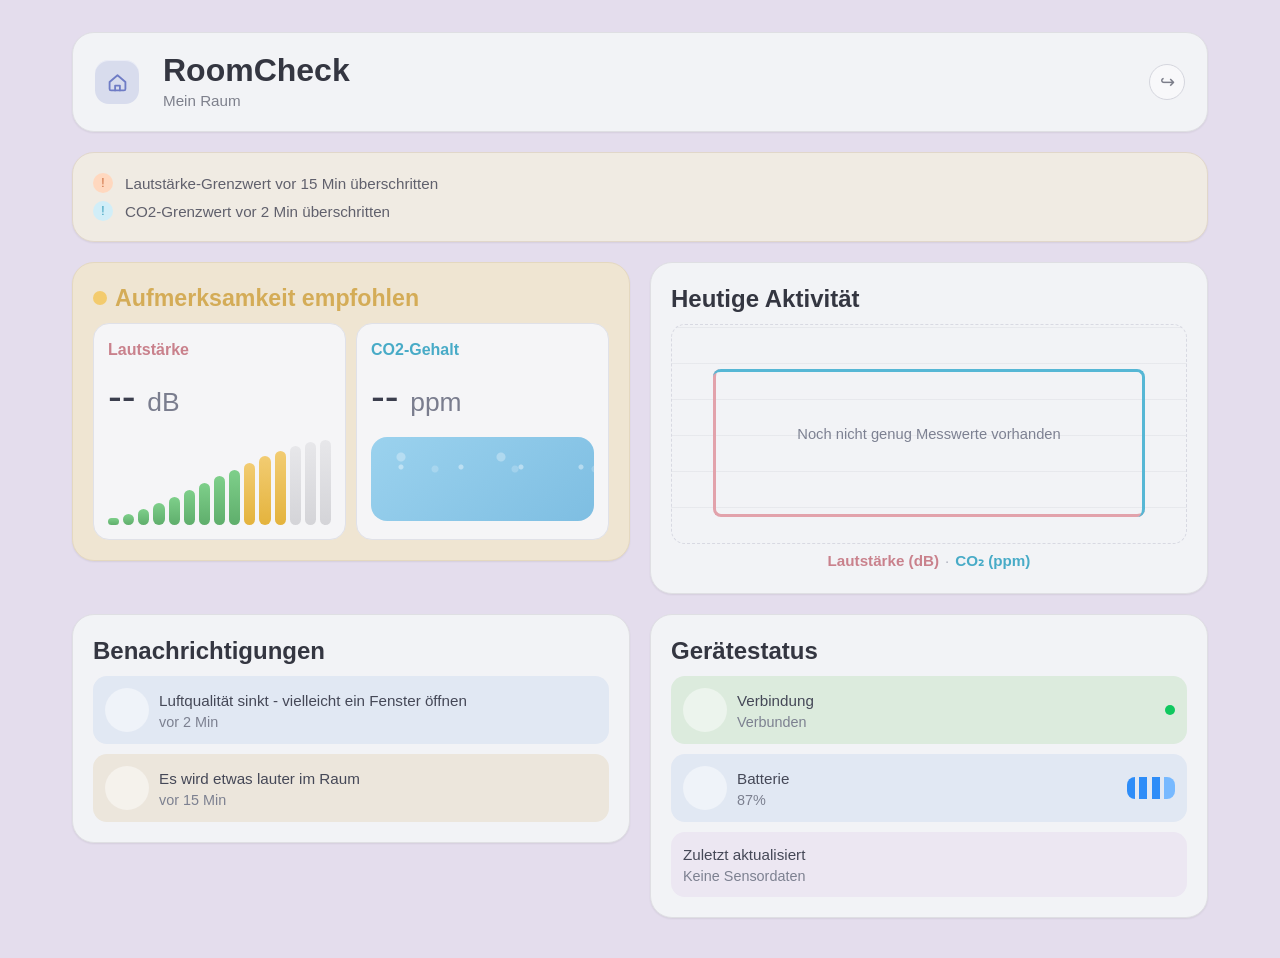
<file: index.html>
<!DOCTYPE html>
<html lang="de">
  <head>
    <meta charset="UTF-8" />
    <meta name="viewport" content="width=device-width, initial-scale=1.0" />
    <title>RoomCheck Übersicht</title>
    <link rel="stylesheet" href="css/style.css" />
  </head>
  <body>
    <main class="app-shell">
      <section class="card dashboard-header">
        <div class="header-main">
          <div class="brand-icon" aria-hidden="true">
            <svg viewBox="0 0 24 24" focusable="false" aria-hidden="true">
            <path
              d="M3.75 11.5L12 4.5l8.25 7v7.25a1.5 1.5 0 0 1-1.5 1.5H5.25a1.5 1.5 0 0 1-1.5-1.5V11.5z"
            />
            <path d="M9.5 20.25v-5h5v5" />
          </svg>
          </div>
          <div>
            <h1>RoomCheck</h1>
            <p class="subtitle" id="roomName">Mein Raum</p>
          </div>
        </div>
        <a class="icon-action" href="login.html" aria-label="Zum Login">↪</a>
      </section>


      <section class="card alerts-card">
        <ul class="alert-list" id="alertsList">
          <li><span class="alert-dot" aria-hidden="true">!</span>Lautstärke-Grenzwert vor 15 Min überschritten</li>
          <li><span class="alert-dot info" aria-hidden="true">!</span>CO2-Grenzwert vor 2 Min überschritten</li>
        </ul>
      </section>

      <section class="card focus-card">
        <h2><span class="status-dot" aria-hidden="true"></span>Aufmerksamkeit empfohlen</h2>

        <div class="sensor-tiles-wrapper">
          <article class="sensor-tile">
            <p class="sensor-label">Lautstärke</p>
            <p class="sensor-reading">
              <span id="noiseValue" data-bind="noiseValue">65</span>
              <span class="unit">dB</span>
            </p>
            <div class="bars" aria-hidden="true">
              <span style="height: 8%"></span><span style="height: 12%"></span><span style="height: 18%"></span>
              <span style="height: 25%"></span><span style="height: 32%"></span><span style="height: 40%"></span>
              <span style="height: 48%"></span><span style="height: 55%"></span><span style="height: 62%"></span>
              <span style="height: 70%" class="warn"></span><span style="height: 78%" class="warn"></span>
              <span style="height: 84%" class="warn"></span><span style="height: 90%" class="muted"></span>
              <span style="height: 94%" class="muted"></span><span style="height: 96%" class="muted"></span>
            </div>
          </article>

          <article class="sensor-tile">
            <p class="sensor-label co2">CO2-Gehalt</p>
            <p class="sensor-reading">
              <span id="co2Value" data-bind="co2Value">950</span>
              <span class="unit">ppm</span>
            </p>
            <div class="wave-placeholder" aria-hidden="true"></div>
          </article>
        </div>
      </section>

      <section class="card">
        <h2>Heutige Aktivität</h2>
        <div
          class="chart-placeholder"
          id="activityChart"
          role="img"
          aria-label="Diagramm Platzhalter für Lautstärke- und CO2-Verlauf"
        >
          <div class="line noise-line"></div>
          <div class="line co2-line"></div>
        </div>
        <p class="chart-legend">
          <span class="legend-noise">Lautstärke (dB)</span>
          <span class="legend-sep">·</span>
          <span class="legend-co2">CO₂ (ppm)</span>
        </p>
      </section>

      <section class="card">
        <h2>Benachrichtigungen</h2>
        <div class="stack-list" id="notificationsList">
          <article class="stack-item blue">
            <div class="circle"></div>
            <div>
              <p>Luftqualität sinkt - vielleicht ein Fenster öffnen</p>
              <small>vor 2 Min</small>
            </div>
          </article>
          <article class="stack-item sand">
            <div class="circle"></div>
            <div>
              <p>Es wird etwas lauter im Raum</p>
              <small>vor 15 Min</small>
            </div>
          </article>
        </div>
      </section>

      <section class="card">
        <h2>Gerätestatus</h2>
        <div class="stack-list">
          <article class="stack-item green">
            <div class="circle"></div>
            <div>
              <p>Verbindung</p>
              <small id="connectionState" data-bind="connectionState">Verbunden</small>
            </div>
            <span class="status-ok" aria-hidden="true"></span>
          </article>
          <article class="stack-item blue">
            <div class="circle"></div>
            <div>
              <p>Batterie</p>
              <small><span id="batteryValue" data-bind="batteryValue">87</span>%</small>
            </div>
            <span class="battery-bars" aria-hidden="true"></span>
          </article>
          <article class="stack-item lilac">
            <div>
              <p>Zuletzt aktualisiert</p>
              <small id="lastUpdated" data-bind="lastUpdated">Gerade eben</small>
            </div>
          </article>
        </div>
      </section>
    </main>
    <script src="js/index-auth.js"></script>
    <script src="js/dashboard.js"></script>
  </body>
</html>
</file>
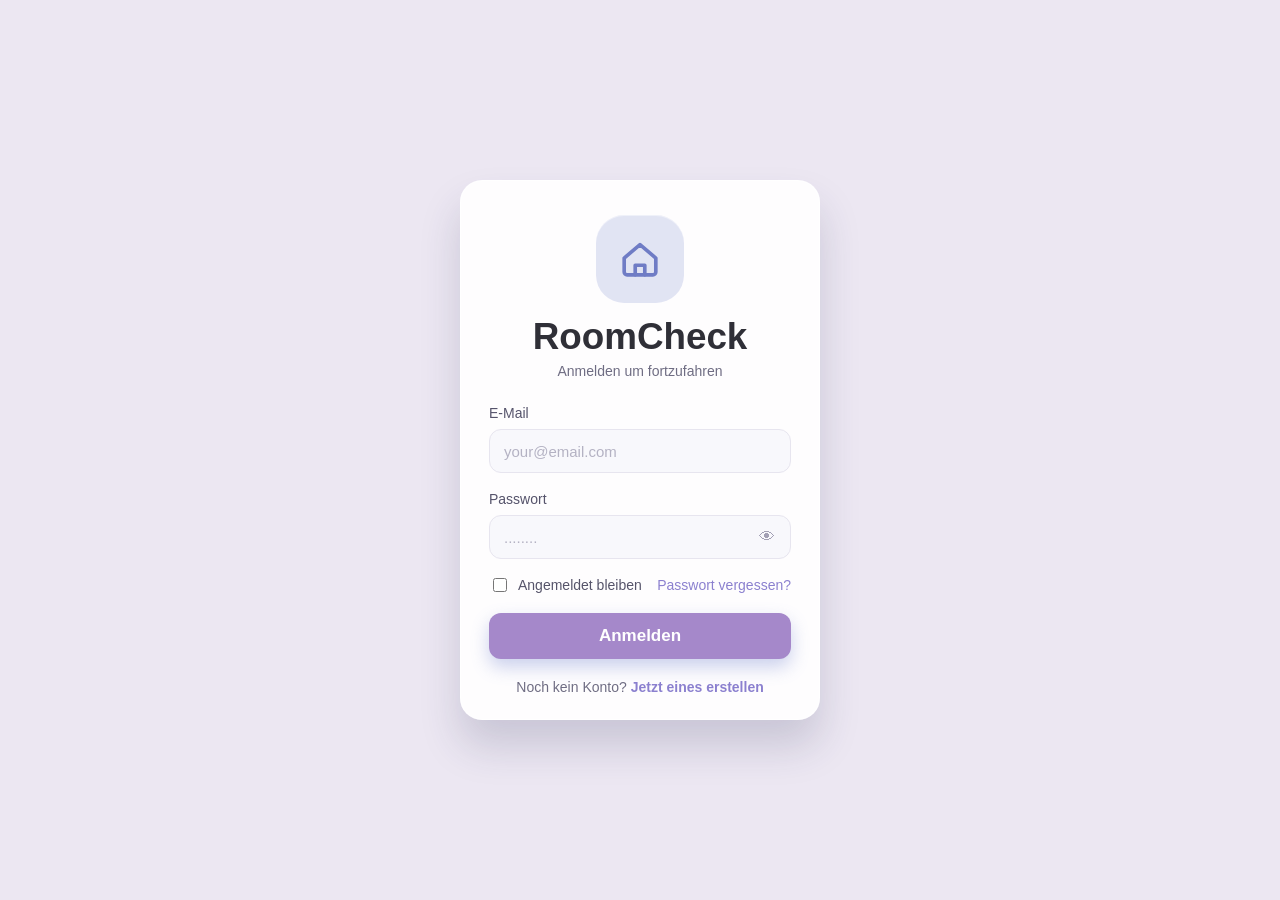
<file: login.html>
<!DOCTYPE html>
<html lang="en">
  <head>
    <meta charset="UTF-8" />
    <meta name="viewport" content="width=device-width, initial-scale=1.0" />
    <title>RoomCheck Login</title>
    <link rel="stylesheet" href="css/login.css" />
  </head>
  <body>
    <main class="page-shell">
      <section class="login-card" aria-labelledby="login-title">
        <div class="brand-icon" aria-hidden="true">
          <svg viewBox="0 0 24 24" focusable="false" aria-hidden="true">
            <path
              d="M3.75 11.5L12 4.5l8.25 7v7.25a1.5 1.5 0 0 1-1.5 1.5H5.25a1.5 1.5 0 0 1-1.5-1.5V11.5z"
            />
            <path d="M9.5 20.25v-5h5v5" />
          </svg>
        </div>
        <h1 id="login-title">RoomCheck</h1>
        <p class="subtitle">Anmelden um fortzufahren</p>

        <form id="loginForm">
          <div class="form-group">
            <label for="email">E-Mail</label>
            <input
              type="email"
              id="email"
              placeholder="your@email.com"
              autocomplete="email"
              required
            />
          </div>
          <div class="form-group">
            <label for="password">Passwort</label>
            <div class="password-field">
              <input
                type="password"
                id="password"
                placeholder="........"
                autocomplete="current-password"
                required
              />
              <button type="button" class="password-toggle" aria-label="Show password">
                👁
              </button>
            </div>
          </div>
          <div class="row-options">
            <label class="remember">
              <input type="checkbox" id="rememberMe" />
              <span>Angemeldet bleiben</span>
            </label>
            <a href="#" class="muted-link">Passwort vergessen?</a>
          </div>
          <button type="submit" class="submit-btn">Anmelden</button>
        </form>

        <p class="register-text">
          Noch kein Konto?
          <a href="register.html">Jetzt eines erstellen</a>
        </p>
      </section>
    </main>

    <script src="js/login.js"></script>
  </body>
</html>
</file>
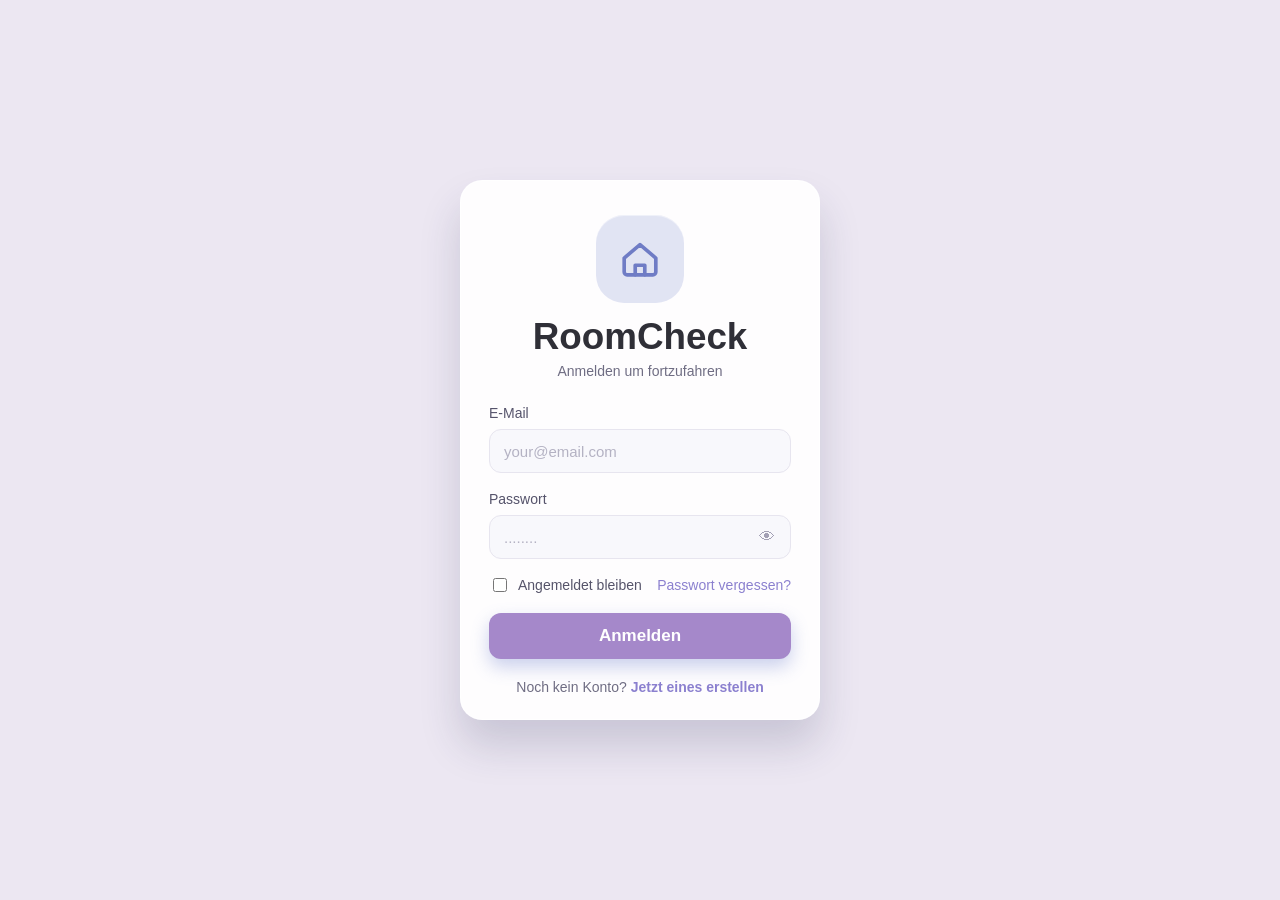
<file: protected.html>
<!doctype html>
<html lang="en">
  <head>
    <meta charset="UTF-8" />
    <meta name="viewport" content="width=device-width, initial-scale=1.0" />
    <title>Protected Page</title>
    <link rel="stylesheet" href="css/style.css" />
  </head>
  <body>
    <main class="mobile-shell">
      <section class="card hero">
        <h1>Protected Page</h1>
        <p>This content is available only after a successful login.</p>
      </section>

      <section class="card" id="protectedContent">
        <h2>Welcome back</h2>
        <div class="protected-grid">
          <div class="info-block">
            <span class="info-label">E-Mail</span>
            <span class="info-value" id="userEmail">Loading...</span>
          </div>
          <div class="info-block">
            <span class="info-label">User ID</span>
            <span class="info-value" id="userId">Loading...</span>
          </div>
        </div>
      </section>

      <section class="card" id="sensorCard">
        <h2>Live Sensor Data</h2>
        <div class="protected-grid" style="margin-top:10px;">
          <div class="sensor-tile">
            <p class="sensor-label">Noise Level</p>
            <p class="sensor-reading"><span id="noise-val">—</span> <span class="unit">dB</span></p>
          </div>
          <div class="sensor-tile">
            <p class="sensor-label co2">Air Quality</p>
            <p class="sensor-reading"><span id="air-val">—</span> <span class="unit">AQI</span></p>
          </div>
        </div>
        <p class="muted-note" style="margin-top:10px;">Last updated: <span id="sensor-time">—</span></p>
      </section>

      <section class="card">
        <button id="logoutBtn" class="logout-btn">Logout</button>
      </section>
    </main>

    <script src="js/protected.js"></script>
    <script src="js/logout.js"></script>
  </body>
</html>
</file>
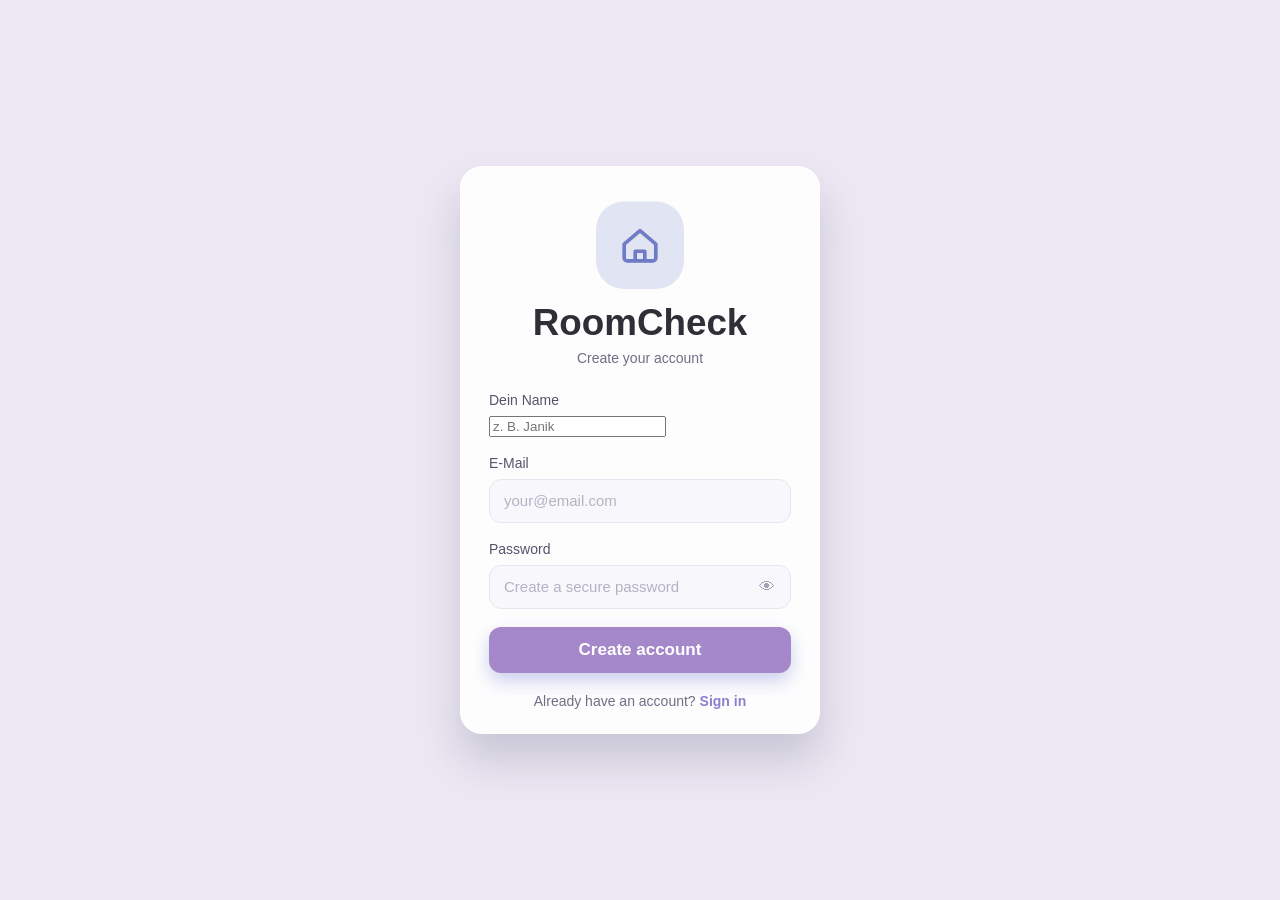
<file: register.html>
<!DOCTYPE html>
<html lang="en">
  <head>
    <meta charset="UTF-8" />
    <meta name="viewport" content="width=device-width, initial-scale=1.0" />
    <title>RoomCheck Register</title>
    <link rel="stylesheet" href="css/login.css" />
  </head>
  <body>
    <main class="page-shell">
      <section class="login-card" aria-labelledby="register-title">
        <div class="brand-icon" aria-hidden="true">
          <svg viewBox="0 0 24 24" focusable="false" aria-hidden="true">
            <path
              d="M3.75 11.5L12 4.5l8.25 7v7.25a1.5 1.5 0 0 1-1.5 1.5H5.25a1.5 1.5 0 0 1-1.5-1.5V11.5z"
            />
            <path d="M9.5 20.25v-5h5v5" />
          </svg>
        </div>
        <h1 id="register-title">RoomCheck</h1>
        <p class="subtitle">Create your account</p>

        <form id="registerForm">
          <div class="form-group">
            <label for="name">Dein Name</label>
            <input
              type="text"
              id="name"
              placeholder="z. B. Janik"
              autocomplete="name"
              required
            />
          </div>
          <div class="form-group">
            <label for="email">E-Mail</label>
            <input
              type="email"
              id="email"
              placeholder="your@email.com"
              autocomplete="email"
              required
            />
          </div>
          <div class="form-group">
            <label for="password">Password</label>
            <div class="password-field">
              <input
                type="password"
                id="password"
                placeholder="Create a secure password"
                autocomplete="new-password"
                required
              />
              <button type="button" class="password-toggle" aria-label="Show password">
                👁
              </button>
            </div>
          </div>
          <button type="submit" class="submit-btn">Create account</button>
        </form>

        <p class="register-text">
          Already have an account?
          <a href="login.html">Sign in</a>
        </p>
      </section>
    </main>

    <script src="js/register.js"></script>
  </body>
</html>
</file>
<file: css/style.css>
* {
  box-sizing: border-box;
}

body {
  margin: 0;
  min-height: 100vh;
  font-family: "Inter", "Segoe UI", Arial, sans-serif;
  color: #343641;
  background: #ece7f2;
}

.brand-icon {
  width: 44px;
  height: 44px;
  margin-right: 12px;
  border-radius: 14px;
  background: rgba(111, 124, 197, 0.2);
  color: #6f7cc5;
  display: flex;
  align-items: center;
  justify-content: center;
  box-shadow: inset 0 1px 0 rgba(255, 255, 255, 0.45);
}

.brand-icon svg {
  width: 23px;
  height: 23px;
}

.brand-icon path {
  fill: none;
  stroke: currentColor;
  stroke-width: 1.9;
  stroke-linecap: round;
  stroke-linejoin: round;
}

.app-shell,
.mobile-shell {
  width: 100%;
  max-width: 430px;
  margin: 0 auto;
  min-height: 100vh;
  padding: 14px 10px 26px;
  display: flex;
  flex-direction: column;
  gap: 12px;
}

.card {
  background: #f2f3f6;
  border: 1px solid #dfdfe3;
  border-radius: 18px;
  box-shadow: 0 1px 2px rgba(0, 0, 0, 0.07);
  padding: 14px;
}

h1 {
  text-align: center;
  margin: 0;
  font-size: 2rem;
  line-height: 1.2;
}

h2 {
  margin: 0;
  font-size: 1.9rem;
  line-height: 1.3;
}

p {
  margin: 6px 0 0;
  color: #616371;
  line-height: 1.5;
}

.subtitle {
  font-size: 0.95rem;
  color: #7e808c;
  margin-top: 1px;
}

.dashboard-header {
  display: flex;
  align-items: center;
  justify-content: space-between;
  padding: 16px;
}

.header-main {
  display: flex;
  align-items: center;
  gap: 12px;
}

.icon-action {
  width: 36px;
  height: 36px;
  border-radius: 50%;
  text-decoration: none;
  color: #7b7d89;
  border: 1px solid #d5d6de;
  display: grid;
  place-items: center;
  font-size: 1.15rem;
  background: #f8f8fa;
}

/* 1. Transition for the icon circle */
.icon-action {
  transition: transform 0.2s ease, box-shadow 0.2s ease, background-color 0.2s ease;
}

/* 2. Lift and shadow on hover */
.icon-action:hover {
  transform: translateY(-2px);
  box-shadow: 0 4px 10px rgba(0, 0, 0, 0.1);
  background-color: #ffffff; /* Slightly brightens the background */
  color: #4c4f5f; /* Darkens the arrow slightly for contrast */
}

/* 3. Click feedback */
.icon-action:active {
  transform: translateY(0);
  box-shadow: 0 1px 2px rgba(0, 0, 0, 0.05);
  background-color: #f2f3f6;
}

.filters-row {
  display: flex;
  gap: 8px;
  overflow-x: auto;
  padding: 4px 2px 6px;
  scrollbar-width: none;
}

.filters-row::-webkit-scrollbar {
  display: none;
}

.filters-row .chip {
  flex: 0 0 auto;
}

.room-create-card h2 {
  font-size: 1.35rem;
}

.section-text {
  margin-top: 4px;
  font-size: 0.92rem;
}

.room-create-form {
  margin-top: 10px;
  display: grid;
  grid-template-columns: 1fr auto;
  gap: 8px;
}

.room-create-form input {
  min-height: 42px;
  border-radius: 12px;
  border: 1px solid #d5d8e3;
  background: #fbfcff;
  padding: 0 12px;
  font-size: 0.95rem;
  color: #3d404d;
}

.room-create-form input::placeholder {
  color: #9699a9;
}

.room-create-form button {
  min-height: 42px;
  border: none;
  border-radius: 12px;
  padding: 0 14px;
  color: #fff;
  background: #a588ca;
  font-weight: 600;
  cursor: pointer;
}

.room-create-form button:disabled {
  opacity: 0.7;
  cursor: not-allowed;
}

#addRoomBtn {
  transition: transform 0.2s ease, box-shadow 0.2s ease, filter 0.2s ease;
}

#addRoomBtn:hover {
  transform: translateY(-2px);
  box-shadow: 0 4px 12px rgba(0, 0, 0, 0.15);
  filter: brightness(1.08);
}

#addRoomBtn:active {
  transform: translateY(0);
  box-shadow: 0 1px 2px rgba(0, 0, 0, 0.1);
  filter: brightness(0.95);
  }

.chip {
  text-decoration: none;
  display: inline-flex;
  justify-content: center;
  align-items: center;
  min-height: 40px;
  border-radius: 999px;
  border: none;
  outline: none;
  appearance: none;
  background: #f2f3f7;
  color: #6e7080;
  font-weight: 600;
  padding: 0 16px;
  font-size: 0.95rem;
  cursor: pointer;
  transition: transform 0.18s ease, box-shadow 0.18s ease, filter 0.18s ease, background 0.18s ease;
}

.chip:hover {
  transform: scale(1.04);
}

.chip:active {
  transform: scale(0.98);
}

.chip.chip-active {
  background: #a588ca;
  color: #ffffff;
  font-weight: 700;
}

.chip.chip-active:hover {
  transform: scale(1.05);
  filter: brightness(1.05);
}

.chip.chip-active:active {
  transform: scale(0.98);
}

.chip.chip-muted {
  color: #6f7382;
  box-shadow: inset 0 0 0 1px #dddee5;
}

.chip.chip-muted:hover {
  transform: scale(1.04);
  background: #f8f8fc;
  box-shadow: inset 0 0 0 1px #d0d1d9, 0 2px 6px rgba(0, 0, 0, 0.08);
}

.chip.chip-muted:active {
  transform: scale(0.98);
  background: #f2f3f7;
}

.room-chip {
  white-space: nowrap;
}

.alerts-card {
  background: #f0ebe3;
  border-color: #e1d7ca;
}

.alert-list {
  margin: 0;
  padding: 0;
  list-style: none;
  display: grid;
  gap: 8px;
}

.alert-list li {
  color: #60606c;
  font-weight: 500;
  font-size: 0.95rem;
  display: flex;
  align-items: center;
  gap: 6px;
}

.alert-dismiss-btn {
  margin-left: auto;
  flex-shrink: 0;
  width: 26px;
  height: 26px;
  border-radius: 50%;
  border: 1.5px solid #c8bfad;
  background: rgba(255, 255, 255, 0.55);
  color: #7a7060;
  font-size: 0.8rem;
  cursor: pointer;
  display: grid;
  place-items: center;
  transition: background 0.18s ease, border-color 0.18s ease, color 0.18s ease;
}

.alert-dismiss-btn:hover {
  background: #d4ead7;
  border-color: #7ec688;
  color: #3a8f48;
}

.notif-dismiss-btn {
  flex-shrink: 0;
  width: 34px;
  height: 34px;
  border-radius: 50%;
  border: 1.5px solid rgba(0, 0, 0, 0.12);
  background: rgba(255, 255, 255, 0.5);
  color: #5a5e6e;
  font-size: 0.9rem;
  cursor: pointer;
  display: grid;
  place-items: center;
  transition: background 0.18s ease, border-color 0.18s ease, color 0.18s ease;
}

.notif-dismiss-btn:hover {
  background: #d4ead7;
  border-color: #7ec688;
  color: #3a8f48;
}

.alert-dot {
  display: inline-grid;
  place-items: center;
  width: 20px;
  height: 20px;
  border-radius: 50%;
  background: #ffd8bf;
  color: #cb6a3a;
  margin-right: 6px;
  font-size: 0.75rem;
}

.alert-dot.info {
  background: #d1eef8;
  color: #2f9ab8;
}

.focus-card {
  background: #efe5d2;
  border-color: #e4d8bf;
}

.focus-card h2 {
  display: flex;
  align-items: center;
  gap: 8px;
  color: #d4ac57;
  font-size: 1.45rem;
  margin-bottom: 10px;
}

.status-dot {
  width: 14px;
  height: 14px;
  border-radius: 50%;
  background: #f3cb6e;
}

.sensor-tile {
  background: #f5f5f7;
  border: 1px solid #e0e1e8;
  border-radius: 16px;
  padding: 14px;
}

.sensor-tile + .sensor-tile {
  margin-top: 10px;
}

.sensor-label {
  margin: 0;
  font-size: 1rem;
  color: #c9818c;
  font-weight: 600;
}

.sensor-label.co2 {
  color: #48abc7;
}

.sensor-reading {
  margin: 4px 0 8px;
  font-size: 2.3rem;
  color: #3b3e4d;
  font-weight: 500;
}

.unit {
  font-size: 1.65rem;
  color: #7a7d8e;
}

.bars {
  height: 88px;
  display: flex;
  align-items: flex-end;
  gap: 4px;
}

.bars span {
  flex: 1;
  border-radius: 999px;
  background: linear-gradient(180deg, #7ecf8a, #5fae6c);
}

.bars span.warn {
  background: linear-gradient(180deg, #f2cc72, #e4b33d);
}

.bars span.muted {
  background: linear-gradient(180deg, #e7e7ea, #d4d4d8);
}

.wave-placeholder {
  height: 84px;
  border-radius: 16px;
  position: relative;
  overflow: hidden;
  background: linear-gradient(140deg, #9bd2ee, #7ebee2);
}

.wave-placeholder::after {
  content: "";
  position: absolute;
  inset: 0;
  background-image: 
    radial-gradient(circle at 50% 50%, rgba(255, 255, 255, 0.4) 2px, transparent 3px),
    radial-gradient(circle at 30% 20%, rgba(255, 255, 255, 0.3) 4px, transparent 5px),
    radial-gradient(circle at 80% 40%, rgba(255, 255, 255, 0.2) 3px, transparent 4px);
  
  background-size: 60px 60px, 100px 100px, 80px 80px;
  
  animation: co2Rise 6s linear infinite;
}

@keyframes co2Rise {
  from {
    background-position: 0 0, 0 0, 0 0;
  }
  to {
    background-position: 0 -60px, 0 -100px, 0 -80px;
  }
}

.chart-placeholder {
  position: relative;
  margin-top: 10px;
  border-radius: 14px;
  height: 190px;
  border: 1px dashed #d8d9e2;
  background: repeating-linear-gradient(
    to top,
    transparent 0 35px,
    rgba(137, 139, 154, 0.1) 35px 36px
  );
  overflow: hidden;
}

.chart-placeholder .line {
  position: absolute;
  inset: 0;
}

.chart-placeholder.has-data .line {
  display: none;
}

.chart-svg {
  position: absolute;
  inset: 0;
  width: 100%;
  height: 100%;
}

.chart-axis {
  stroke: rgba(120, 124, 142, 0.35);
  stroke-width: 1.2;
}

.chart-noise {
  fill: none;
  stroke: #e2a2ab;
  stroke-width: 2.8;
  stroke-linejoin: round;
  stroke-linecap: round;
}

.chart-co2 {
  fill: none;
  stroke: #56b7d5;
  stroke-width: 2.8;
  stroke-linejoin: round;
  stroke-linecap: round;
}

.chart-label {
  fill: #7a7d8e;
  font-size: 11px;
  font-family: "Inter", "Segoe UI", Arial, sans-serif;
}

.chart-point {
  stroke: #ffffff;
  stroke-width: 1.4;
  cursor: pointer;
  transition: r 0.15s ease;
}

.chart-point-noise {
  fill: #e2a2ab;
}

.chart-point-co2 {
  fill: #56b7d5;
}

.chart-point:hover,
.chart-point.is-active {
  r: 5.8;
  stroke-width: 2;
}

.chart-tooltip {
  position: absolute;
  left: 50%;
  bottom: 8px;
  transform: translateX(-50%);
  background: rgba(43, 46, 59, 0.92);
  color: #ffffff;
  border-radius: 10px;
  padding: 6px 10px;
  font-size: 0.78rem;
  white-space: nowrap;
  max-width: calc(100% - 20px);
  overflow: hidden;
  text-overflow: ellipsis;
  border-left: 3px solid transparent;
}

.chart-tooltip.is-noise {
  border-left-color: #e2a2ab;
}

.chart-tooltip.is-co2 {
  border-left-color: #56b7d5;
}

.chart-empty {
  position: absolute;
  inset: 0;
  display: grid;
  place-items: center;
  font-size: 0.92rem;
  color: #7d8192;
}

.noise-line::before,
.co2-line::before {
  content: "";
  position: absolute;
  left: 8%;
  right: 8%;
  top: 20%;
  bottom: 12%;
  border-radius: 8px;
}

.noise-line::before {
  border-left: 3px solid #e2a2ab;
  border-bottom: 3px solid #e2a2ab;
}

.co2-line::before {
  border-right: 3px solid #56b7d5;
  border-top: 3px solid #56b7d5;
}

.chart-legend {
  text-align: center;
  font-size: 0.95rem;
  display: flex;
  justify-content: center;
  align-items: center;
  gap: 6px;
}

.legend-noise {
  color: #c9818c;
  font-weight: 600;
}

.legend-co2 {
  color: #48abc7;
  font-weight: 600;
}

.legend-sep {
  color: #b0b2be;
}

.stack-list {
  margin-top: 10px;
  display: grid;
  gap: 10px;
}

.stack-item {
  border-radius: 14px;
  padding: 12px;
  background: #e9edf4;
  display: grid;
  grid-template-columns: auto 1fr auto;
  align-items: center;
  gap: 10px;
}

.stack-item p {
  margin: 0;
  font-size: 0.95rem;
  color: #454857;
}

.stack-item small {
  color: #7c8090;
  font-size: 0.9rem;
}

.stack-item .circle {
  width: 44px;
  height: 44px;
  border-radius: 50%;
  background: rgba(255, 255, 255, 0.45);
}

.stack-item.blue {
  background: #e1e8f3;
}

.stack-item.sand {
  background: #ece6dc;
}

.stack-item.green {
  background: #dcebdd;
}

.stack-item.lilac {
  background: #ece7f2;
  grid-template-columns: 1fr;
}

.status-ok {
  width: 10px;
  height: 10px;
  border-radius: 50%;
  background: #10c85f;
}

.battery-bars {
  width: 48px;
  height: 22px;
  border-radius: 8px;
  background:
    linear-gradient(90deg, #2e8df8 0 16%, transparent 16% 26%, #2e8df8 26% 42%, transparent 42% 52%, #2e8df8 52% 68%, transparent 68% 78%, #77b9ff 78% 94%);
}

/* Shared styles still used by protected.html */
.hero h1 {
  font-size: 1.35rem;
}

.hero p {
  margin-top: 6px;
}

.protected-grid {
  display: grid;
  gap: 12px;
  margin-top: 8px;
}

.info-label {
  display: block;
  margin-bottom: 4px;
  font-size: 0.82rem;
  color: #7d7a93;
}

.info-value {
  font-size: 1.05rem;
  font-weight: 600;
  color: #2f2f37;
}

.info-block {
  padding: 12px;
  border-radius: 12px;
  background: #f7f7fc;
  border: 1px solid #e1e2ea;
}

.logout-btn {
  width: 100%;
  min-height: 46px;
  border: none;
  border-radius: 12px;
  color: #fff;
  font-weight: 600;
  font-size: 1rem;
  background: linear-gradient(90deg, #8f7ce6 0%, #6dd2c8 100%);
  cursor: pointer;
}

.muted-note {
  font-size: 0.85rem;
  color: #6f6d83;
}

@media (min-width: 560px) {
  .app-shell,
  .mobile-shell {
    max-width: 460px;
    padding: 22px 14px 28px;
    gap: 18px;
  }

  .card {
    padding: 16px;
  }

  .sensor-reading {
    font-size: 2.5rem;
  }
}

@media (min-width: 900px) {
  body {
    background: #e4dded;
  }

  .app-shell {
    max-width: 1200px;
    padding: 32px 32px 40px;
    gap: 20px;
    display: grid;
    grid-template-columns: 1fr 1fr;
    align-items: start;
  }

  /* Header: full width */
  .app-shell > section:nth-child(1) {
    grid-column: 1 / -1;
    padding: 18px 22px;
  }

  /* Alerts: full width */
  .app-shell > section:nth-child(2) {
    grid-column: 1 / -1;
  }

  /* Focus card (sensors): left column, row 3 */
  .app-shell > section:nth-child(3) {
    grid-column: 1;
    grid-row: 3;
  }

  /* Activity chart: right column, row 3 */
  .app-shell > section:nth-child(4) {
    grid-column: 2;
    grid-row: 3;
  }

  /* Notifications: left column, row 4 */
  .app-shell > section:nth-child(5) {
    grid-column: 1;
    grid-row: 4;
  }

  /* Device status: right column, row 4 */
  .app-shell > section:nth-child(6) {
    grid-column: 2;
    grid-row: 4;
  }

  /* Sensor tiles side by side inside focus card */
  .focus-card .sensor-tiles-wrapper {
    display: grid;
    grid-template-columns: 1fr 1fr;
    gap: 10px;
    margin-top: 10px;
  }

  .focus-card .sensor-tile + .sensor-tile {
    margin-top: 0;
  }

  .card {
    padding: 20px;
    border-radius: 22px;
  }

  h2 {
    font-size: 1.5rem;
  }

  .sensor-reading {
    font-size: 2.6rem;
  }

  .chart-placeholder {
    height: 220px;
  }
}
  
/* Die Animation: Von unsichtbar & leicht versetzt zu sichtbar & an Ort und Stelle */
@keyframes slideInUp {
  0% {
    opacity: 0;
    transform: translateY(30px);
  }
  100% {
    opacity: 1;
    transform: translateY(0);
  }
}
.card, .filters-row {
  opacity: 0;
  animation: slideInUp 0.8s ease-out forwards;
}

.dashboard-header { animation-delay: 0.1s; }

.filters-row { animation-delay: 0.2s; }

.card:nth-of-type(1) { animation-delay: 0.3s; }
.card:nth-of-type(2) { animation-delay: 0.4s; }
.card:nth-of-type(3) { animation-delay: 0.5s; }
.card:nth-of-type(4) { animation-delay: 0.6s; }
.card:nth-of-type(5) { animation-delay: 0.7s; }
</file>
<file: css/login.css>
* {
  box-sizing: border-box;
}

body {
  margin: 0;
  min-height: 100vh;
  font-family: "Inter", "Segoe UI", Arial, sans-serif;
  color: #2f2f37;
  background: #ece7f2;
}

.page-shell {
  min-height: 100vh;
  display: flex;
  flex-direction: column;
  align-items: center;
  justify-content: center;
  padding: 18px 12px;
}

.login-card {
  width: 100%;
  max-width: 360px;
  border-radius: 22px;
  background: rgba(255, 255, 255, 0.92);
  border: 1px solid rgba(255, 255, 255, 0.6);
  box-shadow: 0 26px 40px rgba(45, 50, 88, 0.18);
  padding: 34px 28px 24px;
}

.brand-icon {
  width: 88px;
  height: 88px;
  margin: 0 auto 14px;
  border-radius: 28px;
  background: rgba(111, 124, 197, 0.2);
  color: #6f7cc5;
  display: flex;
  align-items: center;
  justify-content: center;
  box-shadow: inset 0 1px 0 rgba(255, 255, 255, 0.45);
}

.brand-icon svg {
  width: 46px;
  height: 46px;
}

.brand-icon path {
  fill: none;
  stroke: currentColor;
  stroke-width: 1.9;
  stroke-linecap: round;
  stroke-linejoin: round;
}

h1 {
  margin: 0;
  text-align: center;
  font-size: 2rem;
  line-height: 1.1;
}

.subtitle {
  margin: 6px 0 26px;
  text-align: center;
  color: #6f6d83;
  font-size: 14px;
}

.form-group {
  margin-bottom: 18px;
}

label {
  display: block;
  margin-bottom: 8px;
  font-size: 14px;
  color: #55536b;
}

input[type="email"],
input[type="password"] {
  width: 100%;
  border: 1px solid #e7e5ef;
  background: #f8f8fc;
  border-radius: 12px;
  height: 44px;
  padding: 0 14px;
  font-size: 15px;
  color: #2f2f37;
  outline: none;
}

input[type="email"]::placeholder,
input[type="password"]::placeholder {
  color: #b4b2c3;
}

input[type="email"]:focus,
input[type="password"]:focus {
  border-color: #9c93e2;
  box-shadow: 0 0 0 3px rgba(126, 106, 223, 0.14);
  background: #fff;
}

.password-field {
  position: relative;
}

.password-field input {
  padding-right: 44px;
}

.password-toggle {
  position: absolute;
  top: 50%;
  right: 10px;
  transform: translateY(-50%);
  border: none;
  background: transparent;
  font-size: 16px;
  color: #a3a0b5;
  cursor: pointer;
}

.row-options {
  margin-top: -2px;
  margin-bottom: 18px;
  display: flex;
  justify-content: space-between;
  align-items: center;
  gap: 12px;
}

.remember {
  margin: 0;
  display: inline-flex;
  align-items: center;
  gap: 8px;
  font-size: 14px;
  color: #56546a;
}

.remember input[type="checkbox"] {
  width: 14px;
  height: 14px;
  accent-color: #7c6fde;
}

.muted-link {
  color: #8b80cf;
  text-decoration: none;
  font-size: 14px;
}

.muted-link:hover {
  text-decoration: underline;
}

.submit-btn {
  width: 100%;
  height: 46px;
  border: none;
  border-radius: 12px;
  background: #a588ca;
  color: #fff;
  font-size: 17px;
  font-weight: 600;
  cursor: pointer;
  box-shadow: 0 8px 18px rgba(92, 114, 199, 0.32);
}

.submit-btn:hover {
  filter: brightness(1.03);
}

.register-text {
  margin: 20px 0 0;
  text-align: center;
  color: #6f6d83;
  font-size: 14px;
}

.register-text a {
  color: #8b80cf;
  text-decoration: none;
  font-weight: 600;
}

.register-text a:hover {
  text-decoration: underline;
}

.demo-note {
  margin-top: 18px;
  font-size: 13px;
  color: rgba(255, 255, 255, 0.88);
  text-align: center;
}

@media (min-width: 560px) {
  .page-shell {
    padding: 28px 16px;
  }

  .login-card {
    padding: 34px 28px 24px;
  }

  h1 {
    font-size: 2.3rem;
  }
}
</file>
